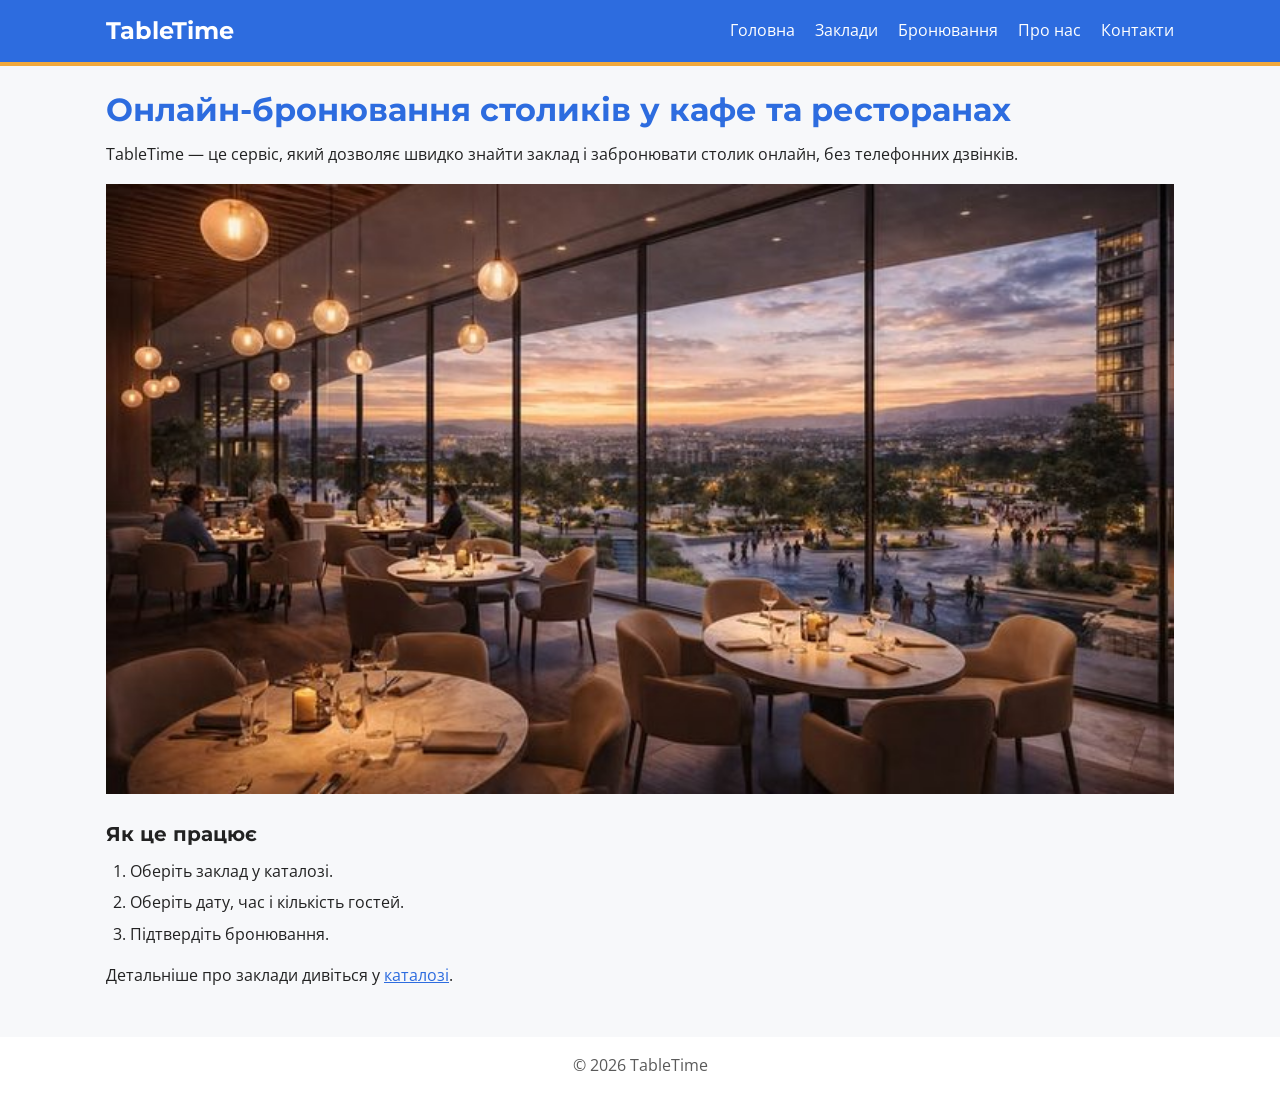
<file: tabletime 2/index.html>
<!DOCTYPE html>
<html lang="uk">
<head>
  <meta charset="UTF-8">
  <meta name="viewport" content="width=device-width, initial-scale=1.0">
  <title>TableTime — головна</title>
  <link rel="stylesheet" href="css/style.css">
</head>
<body>

  <header class="site-header">
    <h1>TableTime</h1>
    <input type="checkbox" id="nav-toggle" class="nav-toggle">
    <label for="nav-toggle" class="burger" aria-label="Меню"><span></span></label>
    <nav class="main-nav">
      <ul>
        <li><a href="index.html">Головна</a></li>
        <li><a href="catalog.html">Заклади</a></li>
        <li><a href="restaurant.html">Бронювання</a></li>
        <li><a href="about.html">Про нас</a></li>
        <li><a href="contacts.html">Контакти</a></li>
      </ul>
    </nav>
  </header>

  <main>
    <h2>Онлайн-бронювання столиків у кафе та ресторанах</h2>
    <p>TableTime — це сервіс, який дозволяє швидко знайти заклад і забронювати столик онлайн, без телефонних дзвінків.</p>

    <img src="images/hero.jpg" alt="Зал ресторану з накритими столиками">

    <h3>Як це працює</h3>
    <ol>
      <li>Оберіть заклад у каталозі.</li>
      <li>Оберіть дату, час і кількість гостей.</li>
      <li>Підтвердіть бронювання.</li>
    </ol>

    <p>Детальніше про заклади дивіться у <a href="catalog.html">каталозі</a>.</p>
  </main>

  <footer class="site-footer">
    <p>&copy; 2026 TableTime</p>
  </footer>

</body>
</html>
</file>
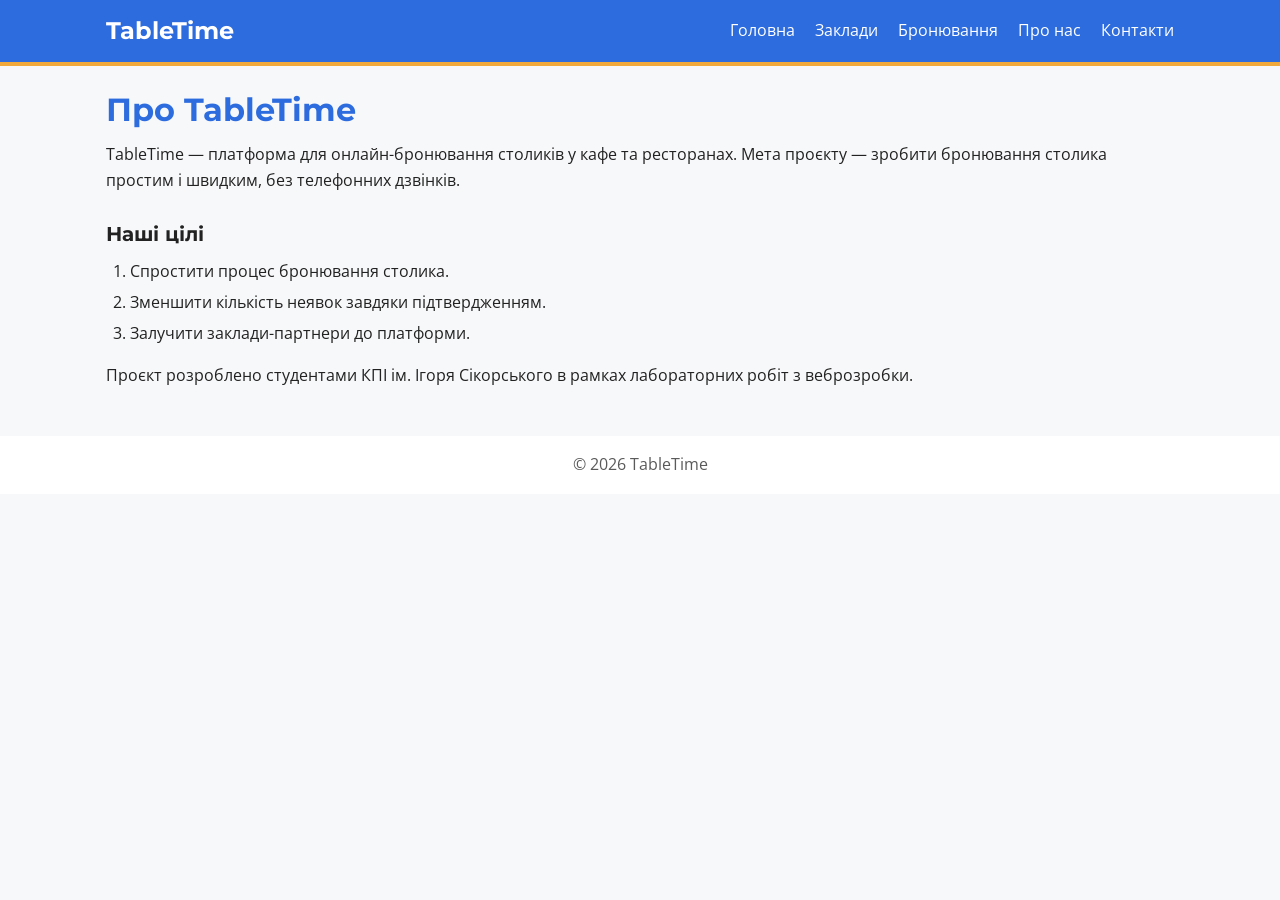
<file: tabletime 2/about.html>
<!DOCTYPE html>
<html lang="uk">
<head>
  <meta charset="UTF-8">
  <meta name="viewport" content="width=device-width, initial-scale=1.0">
  <title>TableTime — про нас</title>
  <link rel="stylesheet" href="css/style.css">
</head>
<body>

  <header class="site-header">
    <h1>TableTime</h1>
    <input type="checkbox" id="nav-toggle" class="nav-toggle">
    <label for="nav-toggle" class="burger" aria-label="Меню"><span></span></label>
    <nav class="main-nav">
      <ul>
        <li><a href="index.html">Головна</a></li>
        <li><a href="catalog.html">Заклади</a></li>
        <li><a href="restaurant.html">Бронювання</a></li>
        <li><a href="about.html">Про нас</a></li>
        <li><a href="contacts.html">Контакти</a></li>
      </ul>
    </nav>
  </header>

  <main>
    <h2>Про TableTime</h2>
    <p>TableTime — платформа для онлайн-бронювання столиків у кафе та ресторанах. Мета проєкту — зробити бронювання столика простим і швидким, без телефонних дзвінків.</p>

    <h3>Наші цілі</h3>
    <ol>
      <li>Спростити процес бронювання столика.</li>
      <li>Зменшити кількість неявок завдяки підтвердженням.</li>
      <li>Залучити заклади-партнери до платформи.</li>
    </ol>

    <p>Проєкт розроблено студентами КПІ ім. Ігоря Сікорського в рамках лабораторних робіт з веброзробки.</p>
  </main>

  <footer class="site-footer">
    <p>&copy; 2026 TableTime</p>
  </footer>

</body>
</html>
</file>
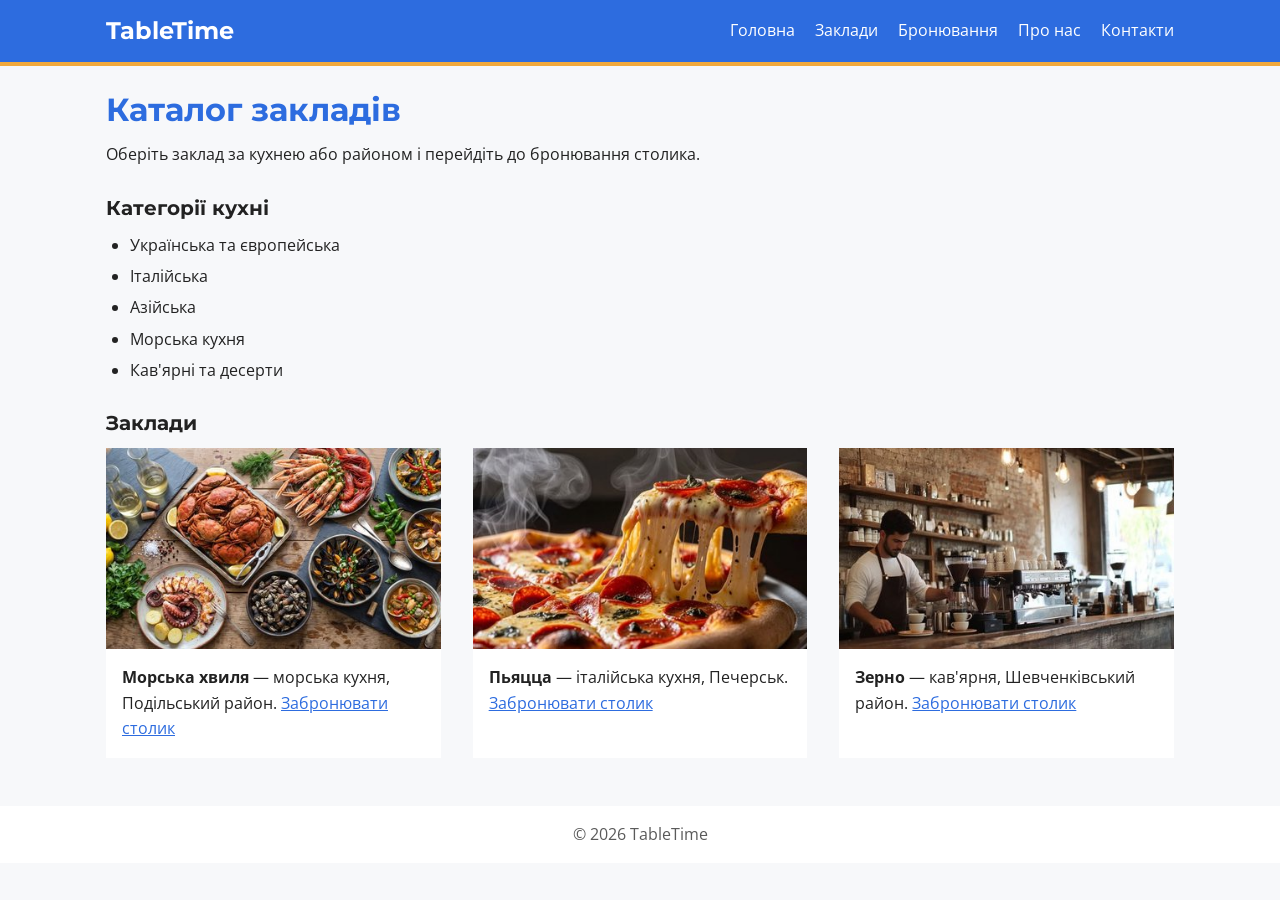
<file: tabletime 2/catalog.html>
<!DOCTYPE html>
<html lang="uk">
<head>
  <meta charset="UTF-8">
  <meta name="viewport" content="width=device-width, initial-scale=1.0">
  <title>TableTime — каталог закладів</title>
  <link rel="stylesheet" href="css/style.css">
</head>
<body>

  <header class="site-header">
    <h1>TableTime</h1>
    <input type="checkbox" id="nav-toggle" class="nav-toggle">
    <label for="nav-toggle" class="burger" aria-label="Меню"><span></span></label>
    <nav class="main-nav">
      <ul>
        <li><a href="index.html">Головна</a></li>
        <li><a href="catalog.html">Заклади</a></li>
        <li><a href="restaurant.html">Бронювання</a></li>
        <li><a href="about.html">Про нас</a></li>
        <li><a href="contacts.html">Контакти</a></li>
      </ul>
    </nav>
  </header>

  <main>
    <h2>Каталог закладів</h2>
    <p>Оберіть заклад за кухнею або районом і перейдіть до бронювання столика.</p>

    <h3>Категорії кухні</h3>
    <ul>
      <li>Українська та європейська</li>
      <li>Італійська</li>
      <li>Азійська</li>
      <li>Морська кухня</li>
      <li>Кав'ярні та десерти</li>
    </ul>

    <h3>Заклади</h3>

    <div class="catalog-grid">
      <article class="card">
        <img src="images/restaurant-morska-hvylya.jpg" alt="Зал ресторану «Морська хвиля»">
        <p><strong>Морська хвиля</strong> — морська кухня, Подільський район.
        <a href="restaurant.html">Забронювати столик</a></p>
      </article>

      <article class="card">
        <img src="images/restaurant-piazza.jpg" alt="Зала тратторії «Пьяцца»">
        <p><strong>Пьяцца</strong> — італійська кухня, Печерськ.
        <a href="restaurant.html">Забронювати столик</a></p>
      </article>

      <article class="card">
        <img src="images/restaurant-zerno.jpg" alt="Інтер'єр кав'ярні «Зерно»">
        <p><strong>Зерно</strong> — кав'ярня, Шевченківський район.
        <a href="restaurant.html">Забронювати столик</a></p>
      </article>
    </div>
  </main>

  <footer class="site-footer">
    <p>&copy; 2026 TableTime</p>
  </footer>

</body>
</html>
</file>
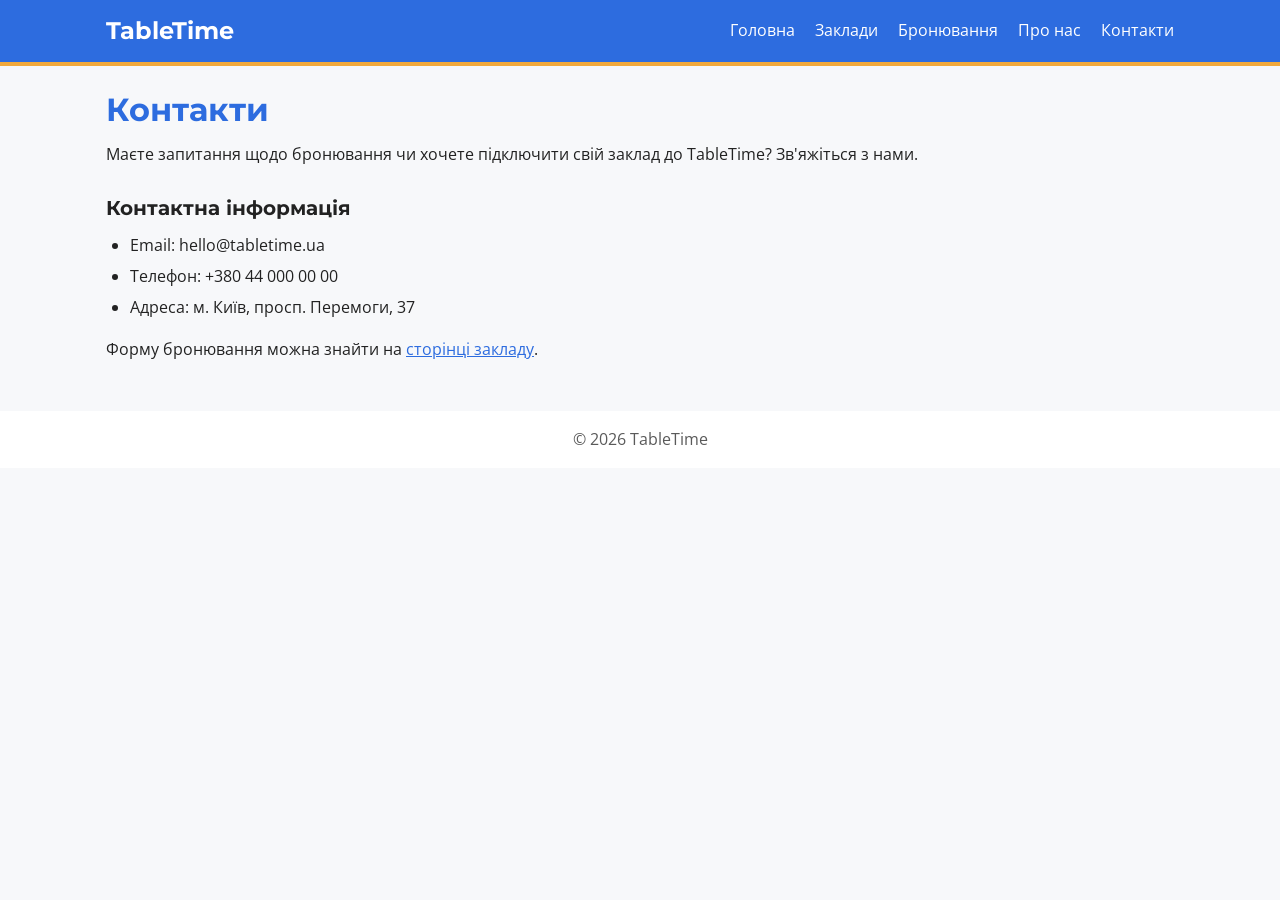
<file: tabletime 2/contacts.html>
<!DOCTYPE html>
<html lang="uk">
<head>
  <meta charset="UTF-8">
  <meta name="viewport" content="width=device-width, initial-scale=1.0">
  <title>TableTime — контакти</title>
  <link rel="stylesheet" href="css/style.css">
</head>
<body>

  <header class="site-header">
    <h1>TableTime</h1>
    <input type="checkbox" id="nav-toggle" class="nav-toggle">
    <label for="nav-toggle" class="burger" aria-label="Меню"><span></span></label>
    <nav class="main-nav">
      <ul>
        <li><a href="index.html">Головна</a></li>
        <li><a href="catalog.html">Заклади</a></li>
        <li><a href="restaurant.html">Бронювання</a></li>
        <li><a href="about.html">Про нас</a></li>
        <li><a href="contacts.html">Контакти</a></li>
      </ul>
    </nav>
  </header>

  <main>
    <h2>Контакти</h2>
    <p>Маєте запитання щодо бронювання чи хочете підключити свій заклад до TableTime? Зв'яжіться з нами.</p>

    <h3>Контактна інформація</h3>
    <ul>
      <li>Email: hello@tabletime.ua</li>
      <li>Телефон: +380 44 000 00 00</li>
      <li>Адреса: м. Київ, просп. Перемоги, 37</li>
    </ul>

    <p>Форму бронювання можна знайти на <a href="restaurant.html">сторінці закладу</a>.</p>
  </main>

  <footer class="site-footer">
    <p>&copy; 2026 TableTime</p>
  </footer>

</body>
</html>
</file>
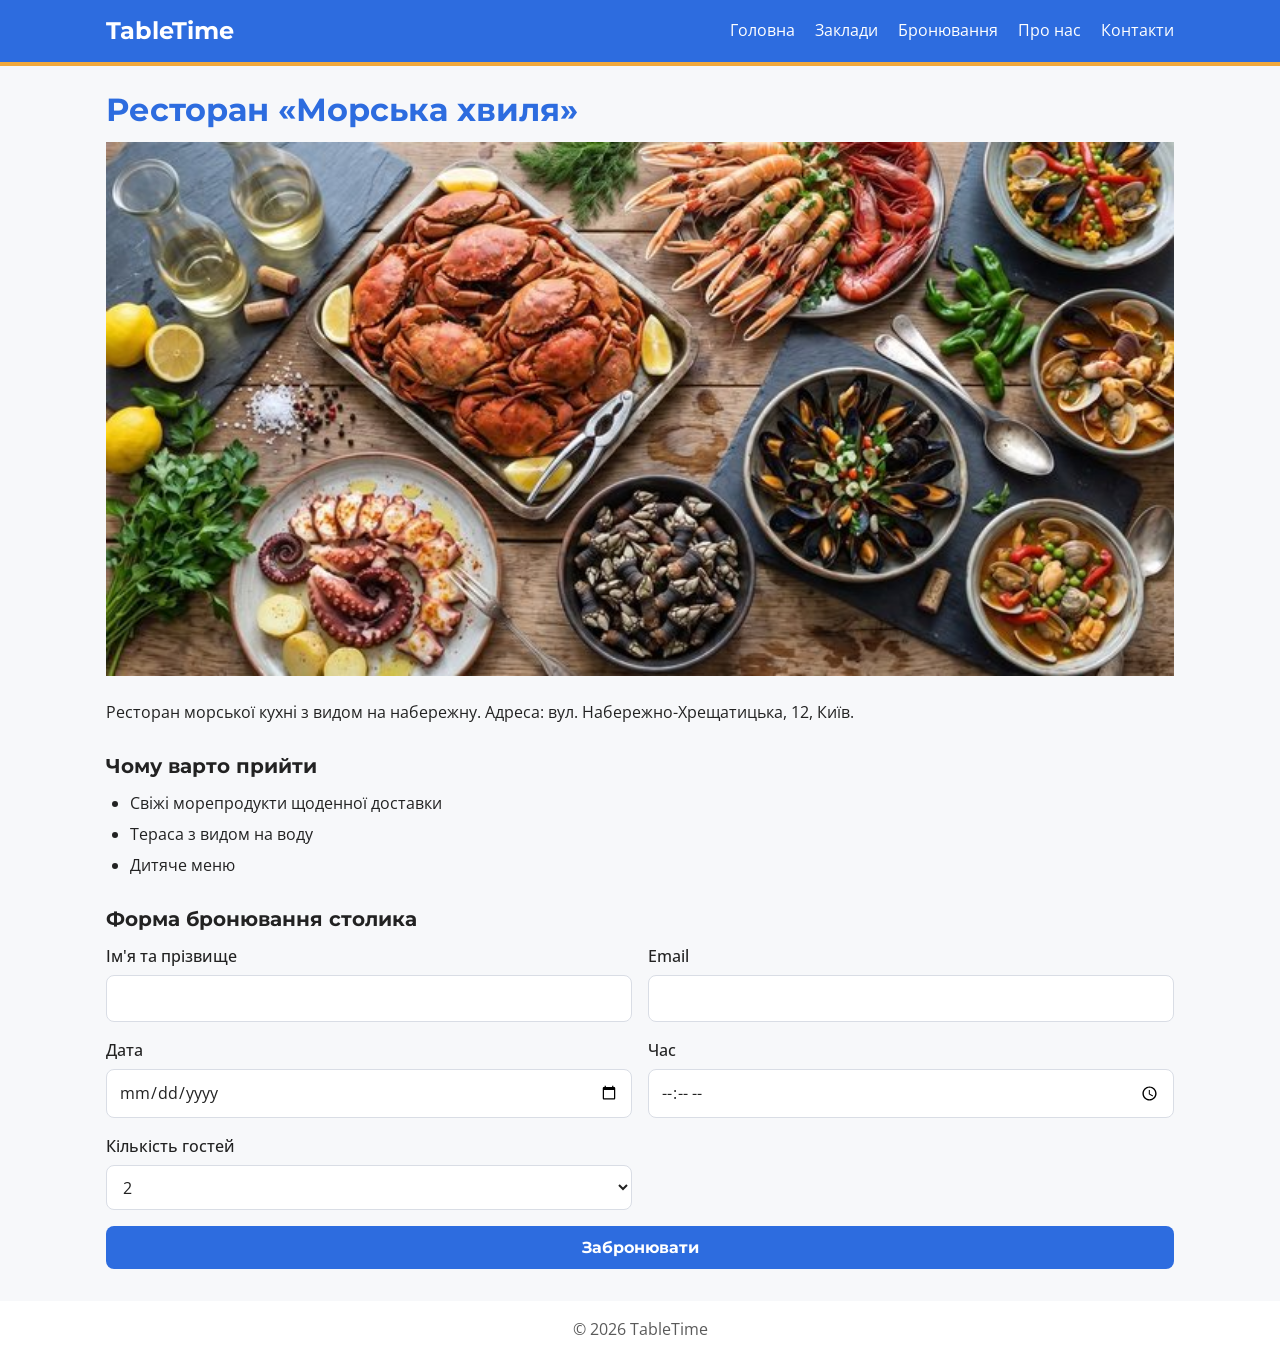
<file: tabletime 2/restaurant.html>
<!DOCTYPE html>
<html lang="uk">
<head>
  <meta charset="UTF-8">
  <meta name="viewport" content="width=device-width, initial-scale=1.0">
  <title>TableTime — бронювання столика</title>
  <link rel="stylesheet" href="css/style.css">
</head>
<body>

  <header class="site-header">
    <h1>TableTime</h1>
    <input type="checkbox" id="nav-toggle" class="nav-toggle">
    <label for="nav-toggle" class="burger" aria-label="Меню"><span></span></label>
    <nav class="main-nav">
      <ul>
        <li><a href="index.html">Головна</a></li>
        <li><a href="catalog.html">Заклади</a></li>
        <li><a href="restaurant.html">Бронювання</a></li>
        <li><a href="about.html">Про нас</a></li>
        <li><a href="contacts.html">Контакти</a></li>
      </ul>
    </nav>
  </header>

  <main>
    <h2>Ресторан «Морська хвиля»</h2>
    <img src="images/restaurant-morska-hvylya-large.jpg" alt="Зал ресторану «Морська хвиля» з панорамними вікнами">
    <p>Ресторан морської кухні з видом на набережну. Адреса: вул. Набережно-Хрещатицька, 12, Київ.</p>

    <h3>Чому варто прийти</h3>
    <ul>
      <li>Свіжі морепродукти щоденної доставки</li>
      <li>Тераса з видом на воду</li>
      <li>Дитяче меню</li>
    </ul>

    <h3>Форма бронювання столика</h3>
    <form class="booking-form" action="#" method="post">
      <div class="form-field">
        <label for="name">Ім'я та прізвище</label>
        <input type="text" id="name" name="name" required minlength="2" maxlength="60" aria-describedby="name-error">
        <span class="error-message" id="name-error">Введіть ім'я та прізвище (від 2 до 60 символів).</span>
      </div>

      <div class="form-field">
        <label for="email">Email</label>
        <input type="email" id="email" name="email" required aria-describedby="email-error">
        <span class="error-message" id="email-error">Введіть коректну адресу електронної пошти.</span>
      </div>

      <div class="form-field">
        <label for="date">Дата</label>
        <input type="date" id="date" name="date" required aria-describedby="date-error">
        <span class="error-message" id="date-error">Оберіть дату бронювання.</span>
      </div>

      <div class="form-field">
        <label for="time">Час</label>
        <input type="time" id="time" name="time" required aria-describedby="time-error">
        <span class="error-message" id="time-error">Оберіть час бронювання.</span>
      </div>

      <div class="form-field">
        <label for="guests">Кількість гостей</label>
        <select id="guests" name="guests">
          <option value="1">1</option>
          <option value="2" selected>2</option>
          <option value="3">3</option>
          <option value="4">4</option>
        </select>
      </div>

      <button type="submit" class="button">Забронювати</button>
    </form>
  </main>

  <footer class="site-footer">
    <p>&copy; 2026 TableTime</p>
  </footer>

</body>
</html>
</file>
<file: tabletime 2/css/style.css>
/* style.css — головний файл стилів, підключає решту через @import */
@import url("base.css");
@import url("layout.css");
@import url("components.css");
</file>
